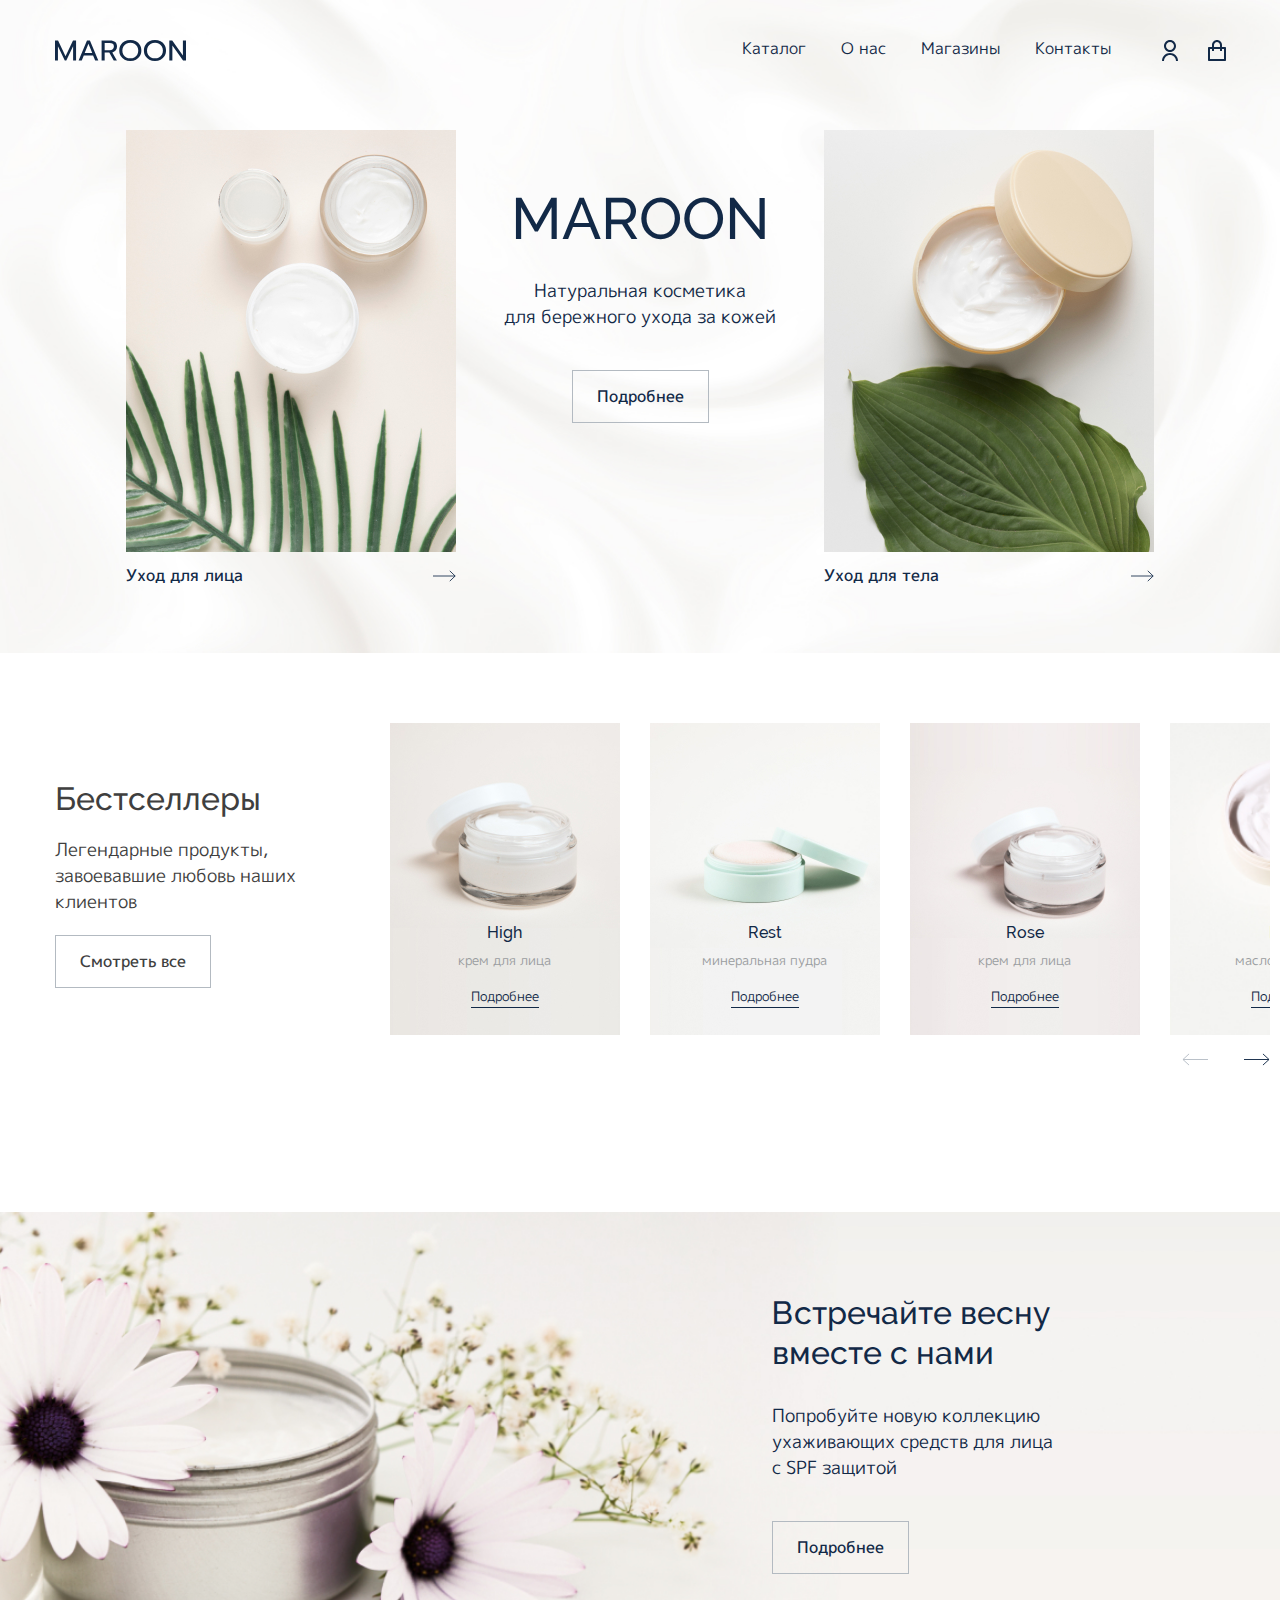
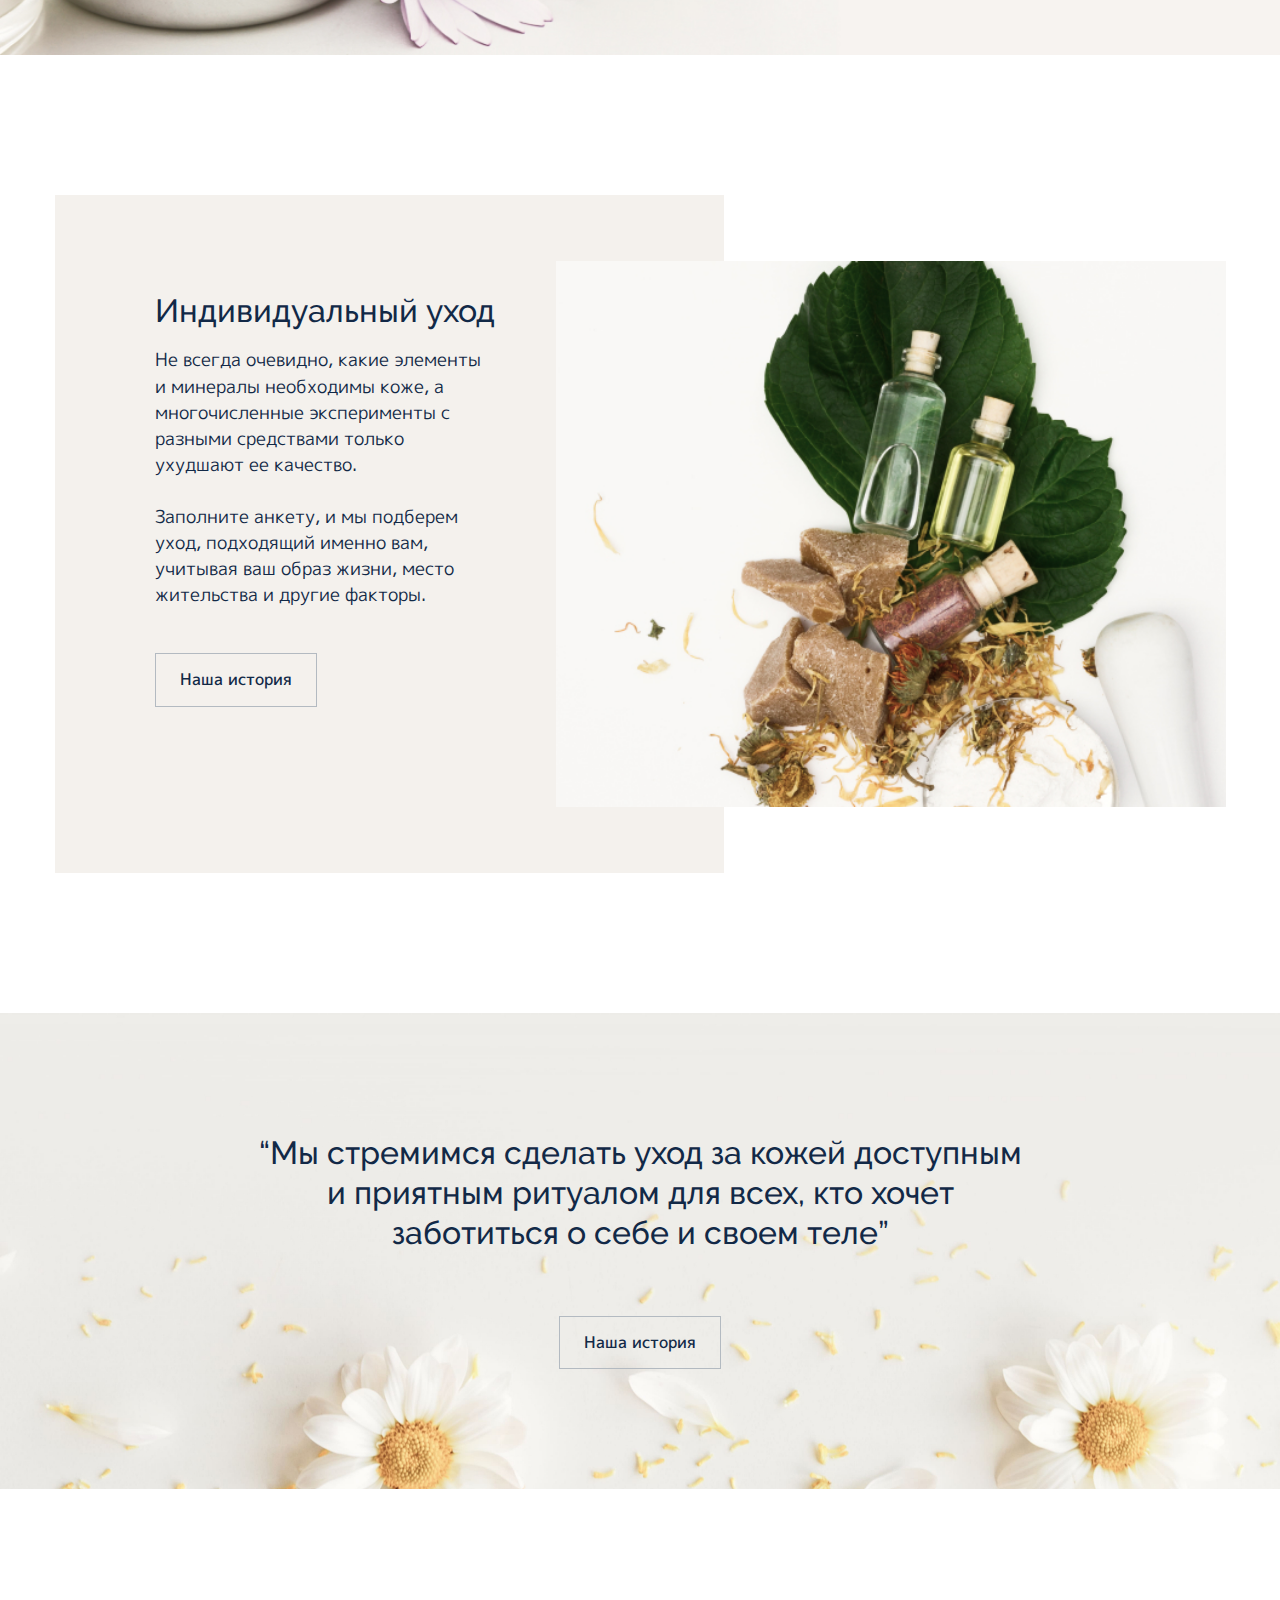
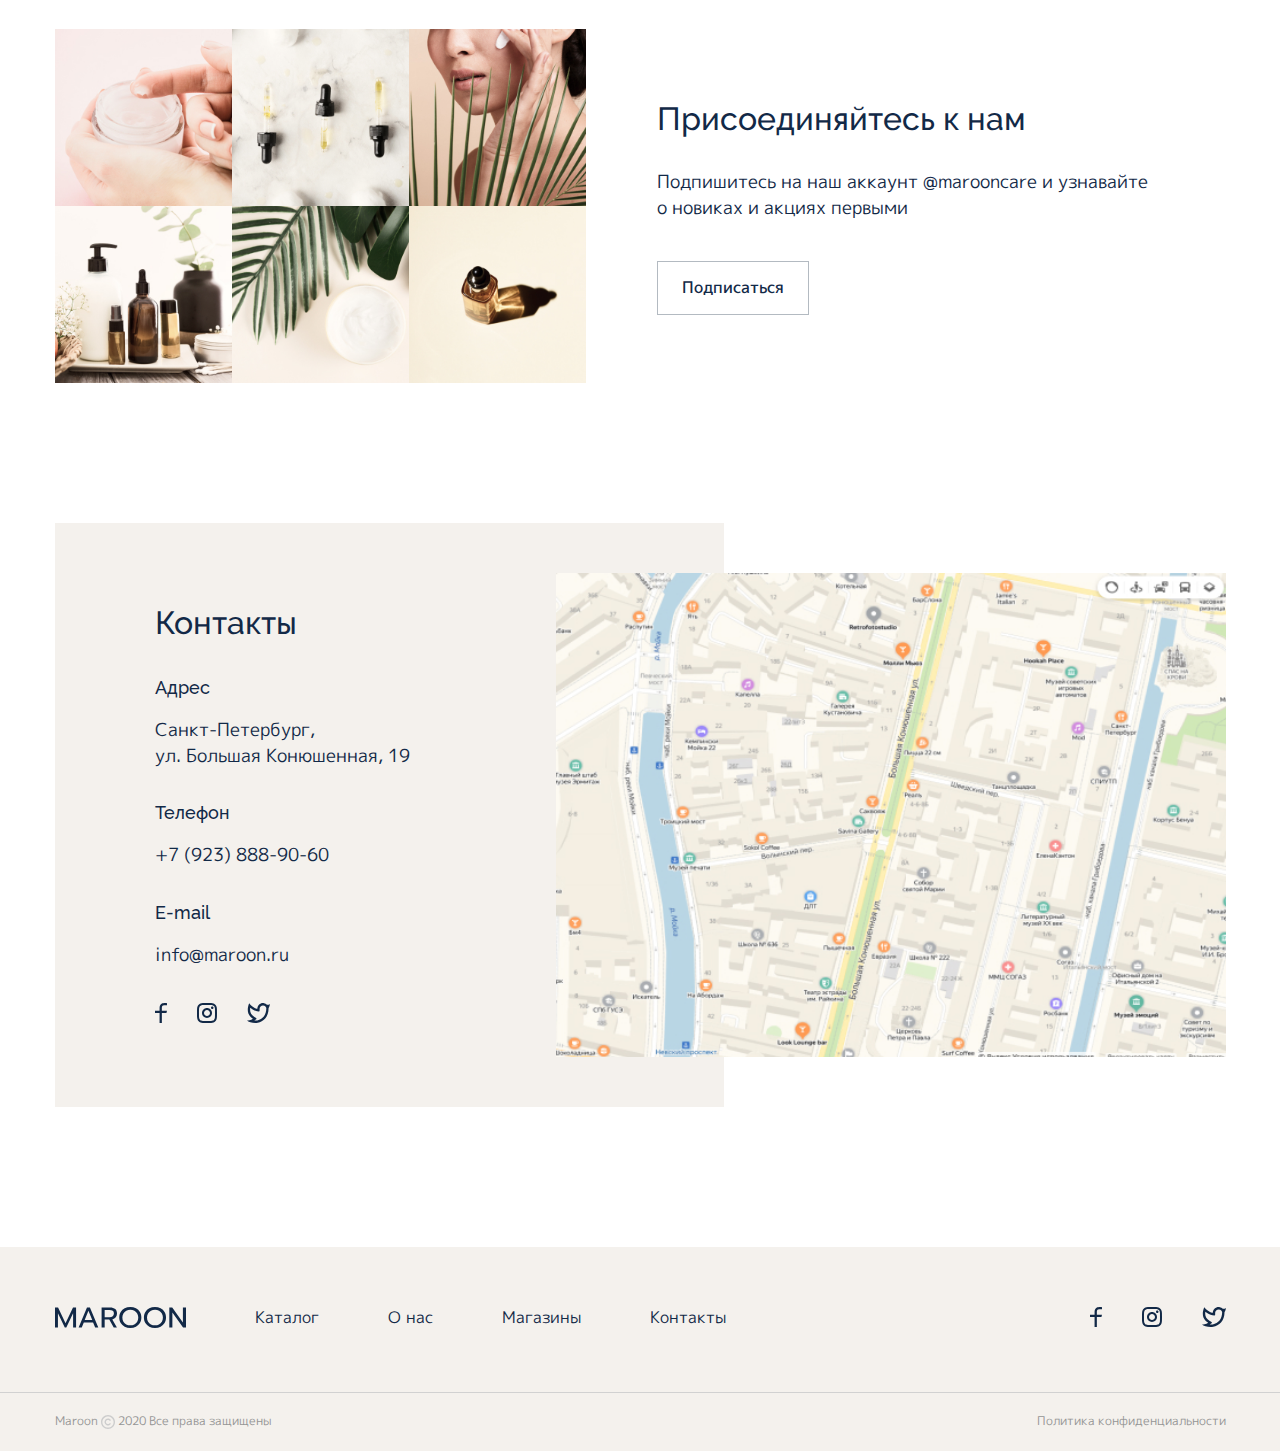
<file: index.html>
<!DOCTYPE html>
<html lang="en">

<head>
  <meta charset="UTF-8">
  <meta name="viewport" content="width=device-width, initial-scale=1.0">
  <title>Document</title>

  <!-- Link Swiper's CSS -->
  <link rel="stylesheet" href="https://cdn.jsdelivr.net/npm/swiper@10/swiper-bundle.min.css" />
  <link rel="stylesheet" href="./swiper.css">

  <link rel="stylesheet" href="./assets/styles/mixins.css">

</head>

<body>
  <div class="d1-block">
    <div class="container">
      <header class="header">
        <div class="header__menu">
          <a class="header__menu-img" href="#"><img src="./assets/icons/logo.svg" alt="MAROON logo"></a>

          <nav class="header__menu-nav">
            <ul class="header__menu-nav-list">
              <li><a href="#">Каталог</a></li>
              <li><a href="#">О&nbsp;нас</a></li>
              <li><a href="#">Магазины</a></li>
              <li><a href="#">Контакты</a></li>
            </ul>

            <div class="header__menu-user">
              <a href=""><img src="./assets/icons/user.svg" alt=""></a>
              <a href=""><img src="./assets/icons/lock.svg" alt=""></a>
            </div>
          </nav>
        </div>
      </header>
    </div>

    <main>
      <!--  about  -->
      <div class="container-ex container-ex_about">
        <section class="about">
          <div class="about__image-block">
            <img src="./assets/img/facial-care.jpg" alt="">
            <div class="about__link">
              <p>Уход для лица</p>
              <a href="#"><img src="./assets/icons/arr-right.svg" alt=""></a>
            </div>
          </div>
          <div class="about__text-block">
            <h1>MAROON</h1>
            <p>
              Натуральная косметика<br>
              для бережного ухода за кожей
            </p>
            <a class="button-link button-link_about" href="">Подробнее</a>
          </div>
          <div class="about__image-block">
            <img src="./assets/img/body-care.jpg" alt="">
            <div class="about__link">
              <p>Уход для тела</p>
              <a href="#"><img src="./assets/icons/arr-right.svg" alt=""></a>
            </div>
          </div>
        </section>
      </div>

      <!-- best-gallery   -->
      <div class="container">
        <section class="best-gallery">
          <div class="best-gallery__left-block">
            <h2>Бестселлеры</h2>
            <p>
              Легендарные продукты,
              завоевавшие любовь
              наших клиентов
            </p>
            <a class="button-link button-link_best-gallery" href="">Смотреть все</a>
          </div>

          <div class="best-gallery__slider-container">
            <div class="swiper mySwiper1">
              <div class="swiper-wrapper">
                <div class="swiper-slide best-gallery__slid" style="background-image: url(./assets/img/gallery/c_1.jpg);">
                  <h3>High</h3>
                  <p>крем для лица</p>
                  <a href="#">Подробнее</a>
                </div>
                <div class="swiper-slide best-gallery__slid" style="background-image: url(./assets/img/gallery/c_2.jpg);">
                  <h3>Rest</h3>
                  <p>минеральная пудра</p>
                  <a href="#">Подробнее</a>
                </div>
                <div class="swiper-slide best-gallery__slid" style="background-image: url(./assets/img/gallery/c_3.jpg);">
                  <h3>Rose</h3>
                  <p>крем для лица</p>
                  <a href="#">Подробнее</a>
                </div>
                <div class="swiper-slide best-gallery__slid" style="background-image: url(./assets/img/gallery/c_4.jpg);">
                  <h3>Milk</h3>
                  <p>масло для тела</p>
                  <a href="#">Подробнее</a>
                </div>
                <div class="swiper-slide best-gallery__slid" style="background-image: url(./assets/img/gallery/c_1.jpg);">
                  <h3>High</h3>
                  <p>крем для лица</p>
                  <a href="#">Подробнее</a>
                </div>
                <div class="swiper-slide best-gallery__slid" style="background-image: url(./assets/img/gallery/c_2.jpg);">
                  <h3>Rest</h3>
                  <p>минеральная пудра</p>
                  <a href="#">Подробнее</a>
                </div>
              </div>
            </div>
          </div>
          <div class="arrows">
            <a href="#"><img class="arr-left" src="./assets/icons/arr-left.svg" alt=""></a>
            <a href="#"><img class="arr-right" src="./assets/icons/arr-right.svg" alt=""></a>
          </div>

        </section>
      </div>

      <!-- banner spring-together -->
      <div class="container-ex container-ex_spring-together">
        <section class="spring-together">
          <div class="spring-together__right-block">
            <div class="spring-together__right-block-container">
              <h2>
                Встречайте весну<br>
                вместе с нами
              </h2>
              <p>
                Попробуйте новую коллекцию ухаживающих средств для лица с SPF защитой
              </p>
              <a class="button-link button-link_spring-together" href="">Подробнее</a>
            </div>
          </div>
        </section>
      </div>

      <!-- Individual care -->
      <div class="container">
        <section class="icare">

          <div class="icare__left-bg">

          </div>

          <div class="icare__inner-box">
            <div class="icare__inner-left">
              <h2>Индивидуальный уход</h2>

              <p>
                Не всегда очевидно, какие элементы и минералы необходимы коже, а многочисленные эксперименты с разными
                средствами только ухудшают ее качество.
                <br>
                <br>Заполните анкету, и мы подберем уход, подходящий именно вам, учитывая ваш образ жизни, место
                жительства и другие факторы.
              </p>

              <a class="button-link button-link_icare" href="">Наша история</a>

            </div>

            <div class="icare__inner-right">

            </div>
          </div>

        </section>
      </div>


      <!-- banner-skin-care     -->
      <div class="container-ex container-ex_skin-care">
        <section class="skin-care">
          <p class="skin-care__text">
            “Мы стремимся сделать уход за кожей доступным
            <br />и приятным ритуалом для всех, кто хочет
            <br />заботиться о себе и своем теле”
          </p>

          <a class="button-link button-link_skin-care" href="">Наша история</a>

        </section>
      </div>

      <div class="container">
        <section class="join-us">
          <div class="join-us__images">
            <img class="join-us__img" src="./assets/img/11.jpg" alt="">
            <img class="join-us__img" src="./assets/img/12.jpg" alt="">
            <img class="join-us__img" src="./assets/img/13.jpg" alt="">
            <img class="join-us__img" src="./assets/img/21.jpg" alt="">
            <img class="join-us__img" src="./assets/img/22.jpg" alt="">
            <img class="join-us__img" src="./assets/img/23.jpg" alt="">
          </div>

          <div class="join-us__right-box">
            <h2>Присоединяйтесь к нам</h2>
            <p>
              Подпишитесь на наш аккаунт @marooncare
              и&nbsp;узнавайте о&nbsp;новиках и&nbsp;акциях первыми
            </p>
            <a href="" class="button-link button-link_join-us">Подписаться</a>
          </div>
        </section>
      </div>

      <div class="container">
        <section class="contacts">

          <div class="contacts__left-bg">

          </div>

          <div class="contacts__inner-box">
            <div class="contacts__inner-left">
              <h2>Контакты</h2>

              <h3>Адрес</h3>
              <p>
                Санкт-Петербург,<br>
                ул. Большая Конюшенная,&nbsp;19
              </p>

              <h3>Телефон</h3>
              <p>
                +7 (923) 888-90-60
              </p>

              <h3>E-mail</h3>
              <p>
                info@maroon.ru
              </p>

              <ul class="contacts__social">
                <li>
                  <a href=""><img src="./assets/icons/facebook.svg" alt=""></a>
                </li>
                <li>
                  <a href=""><img src="./assets/icons/instagram.svg" alt=""></a>
                </li>
                <li>
                  <a href=""><img src="./assets/icons/twitter.svg" alt=""></a>
                </li>
              </ul>
            </div>

            <div class="contacts__inner-right">

            </div>
          </div>

        </section>
      </div>
    </main>

    <footer class="footer">
      <div class="container">
        <div class="footer__menu">
          <nav class="footer__menu-nav">
            <a class="footer__menu-img" href="#"><img src="./assets/icons/logo.svg" alt="MAROON logo"></a>

            <ul class="footer__menu-nav-list">
              <li><a href="#">Каталог</a></li>
              <li><a href="#">О&nbsp;нас</a></li>
              <li><a href="#">Магазины</a></li>
              <li><a href="#">Контакты</a></li>
            </ul>
          </nav>

          <div class="footer__menu-social">
            <a href=""><img src="./assets/icons/facebook.svg" alt=""></a>
            <a href=""><img src="./assets/icons/instagram.svg" alt=""></a>
            <a href=""><img src="./assets/icons/twitter.svg" alt=""></a>
          </div>
        </div>
      </div>

      <div class="line line_footer"></div>

      <div class="container">
        <div class="bottom-line">
          <div class="bottom-line__copyright">
            Maroon <img class="circle-c" src="./assets/icons/circle-c.svg" alt=""> 2020 Все права защищены
          </div>
          <div class="bottom-line__privacy-policy">
            Политика конфиденциальности
          </div>
        </div>
      </div>

    </footer>
  </div>
  <div class="d2-block">
    <h1>Извините,
      <br> разрешение экрана &lt; 500 не поддержано
    </h1>
  </div>

  <!-- Swiper JS -->
  <script src="https://cdn.jsdelivr.net/npm/swiper@10/swiper-bundle.min.js"></script>
  <script src="swiper.js"></script>

</body>

</html>
</file>
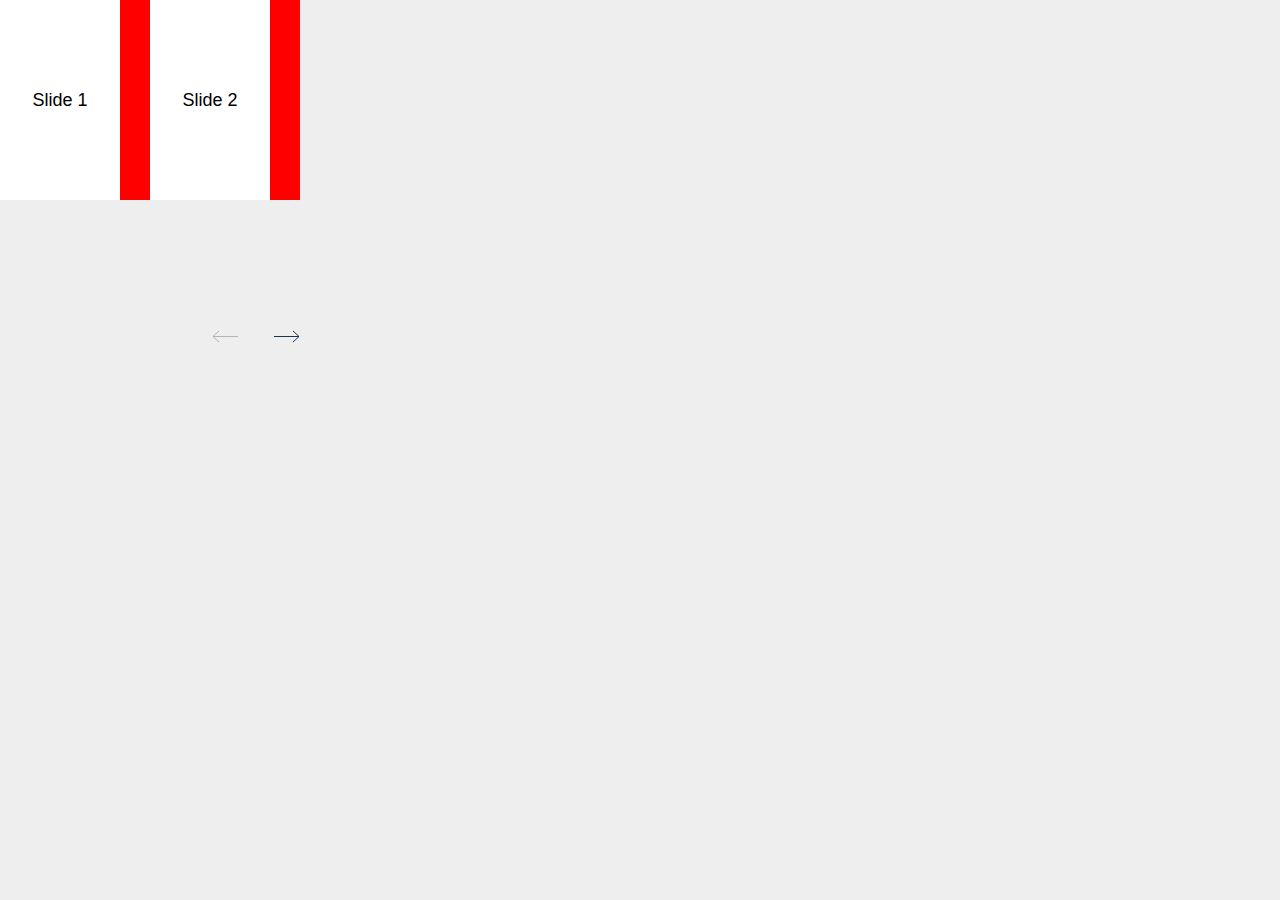
<file: swiper.html>
<!DOCTYPE html>
<html lang="en">

<head>
  <meta charset="utf-8" />
  <title>Swiper demo</title>
  <meta name="viewport" content="width=device-width, initial-scale=1, minimum-scale=1, maximum-scale=1" />
  <!-- Link Swiper's CSS -->
  <link rel="stylesheet" href="https://cdn.jsdelivr.net/npm/swiper@10/swiper-bundle.min.css" />
  <link rel="stylesheet" href="./swiper.css">

  <!-- Demo styles -->
  <style>
    html,
    body {
      position: relative;
      height: 100%;
    }

    body {
      background: #eee;
      font-family: Helvetica Neue, Helvetica, Arial, sans-serif;
      font-size: 14px;
      color: #000;
      margin: 0;
      padding: 0;
    }

    .swiper {
      width: 100%;
      height: 100%;
    }

    .swiper-slide {
      text-align: center;
      font-size: 18px;
      background: #fff;
      display: flex;
      justify-content: center;
      align-items: center;
    }

    .swiper-slide img {
      display: block;
      width: 100%;
      height: 100%;
      object-fit: cover;
    }

    .swiper-slide {
      width: 40%;
    }

    /* .swiper-slide:nth-child(2n) {
      width: 60%;
    }

    .swiper-slide:nth-child(3n) {
      width: 40%;
    } */

    .swiperContainer {
      height: 200px;
      width: 300px;
      background-color: red;
      position: relative;
    }
  </style>
</head>

<body>

  <div class="swiperContainer">
    <!-- Swiper -->
    <div class="swiper mySwiper1">
      <div class="swiper-wrapper">
        <div class="swiper-slide">Slide 1</div>
        <div class="swiper-slide">Slide 2</div>
        <div class="swiper-slide">Slide 3</div>
        <div class="swiper-slide">Slide 4</div>
        <div class="swiper-slide">Slide 5</div>
        <div class="swiper-slide">Slide 6</div>
        <div class="swiper-slide">Slide 7</div>
        <div class="swiper-slide">Slide 8</div>
        <div class="swiper-slide">Slide 9</div>
      </div>
      <!-- <div class="swiper-pagination"></div> -->
      <!-- <div class="swiper-button-next"></div> -->
      <!-- <div class="swiper-button-prev"></div>  -->
    </div>
    <div class="arrows">
      <a href="#"><img class="arr-left" src="./assets/icons/arr-left.svg" alt=""></a>
      <a href="#"><img class="arr-right" src="./assets/icons/arr-right.svg" alt=""></a>
    </div>

  </div>
  <!-- Swiper -->
  <!-- <div class="swiper mySwiper">
    <div class="swiper-wrapper">
      <div class="swiper-slide">Slide 1</div>
      <div class="swiper-slide">Slide 2</div>
      <div class="swiper-slide">Slide 3</div>
      <div class="swiper-slide">Slide 4</div>
      <div class="swiper-slide">Slide 5</div>
      <div class="swiper-slide">Slide 6</div>
      <div class="swiper-slide">Slide 7</div>
      <div class="swiper-slide">Slide 8</div>
      <div class="swiper-slide">Slide 9</div>
    </div>
    <div class="swiper-pagination"></div>
  </div> -->

  <!-- Swiper JS -->
  <script src="https://cdn.jsdelivr.net/npm/swiper@10/swiper-bundle.min.js"></script>
  <script src="swiper.js"></script>
  <!-- Initialize Swiper -->
  <!-- <script>
    var swiper = new Swiper(".mySwiper", {
      slidesPerView: "auto",
      spaceBetween: 30,
      navigation: {
        nextEl: ".swiper-button-next",
        prevEl: ".swiper-button-prev",
      },
      // pagination: {
      //   el: ".swiper-pagination",
      //   clickable: true,
      // },
    });
  </script> -->
</body>

</html>
</file>
<file: assets/styles/mixins.css>
@import 'nullStyle.css';
@import 'fonts.css';

@import 'common.css';
@import 'header.css';
@import 'about.css';
@import 'best-gallery.css';
@import 'spring-together.css';
@import 'individual-care.css';
@import 'skin-care.css';
@import 'join-us.css';
@import 'contacts.css';
@import 'footer.css';
</file>
